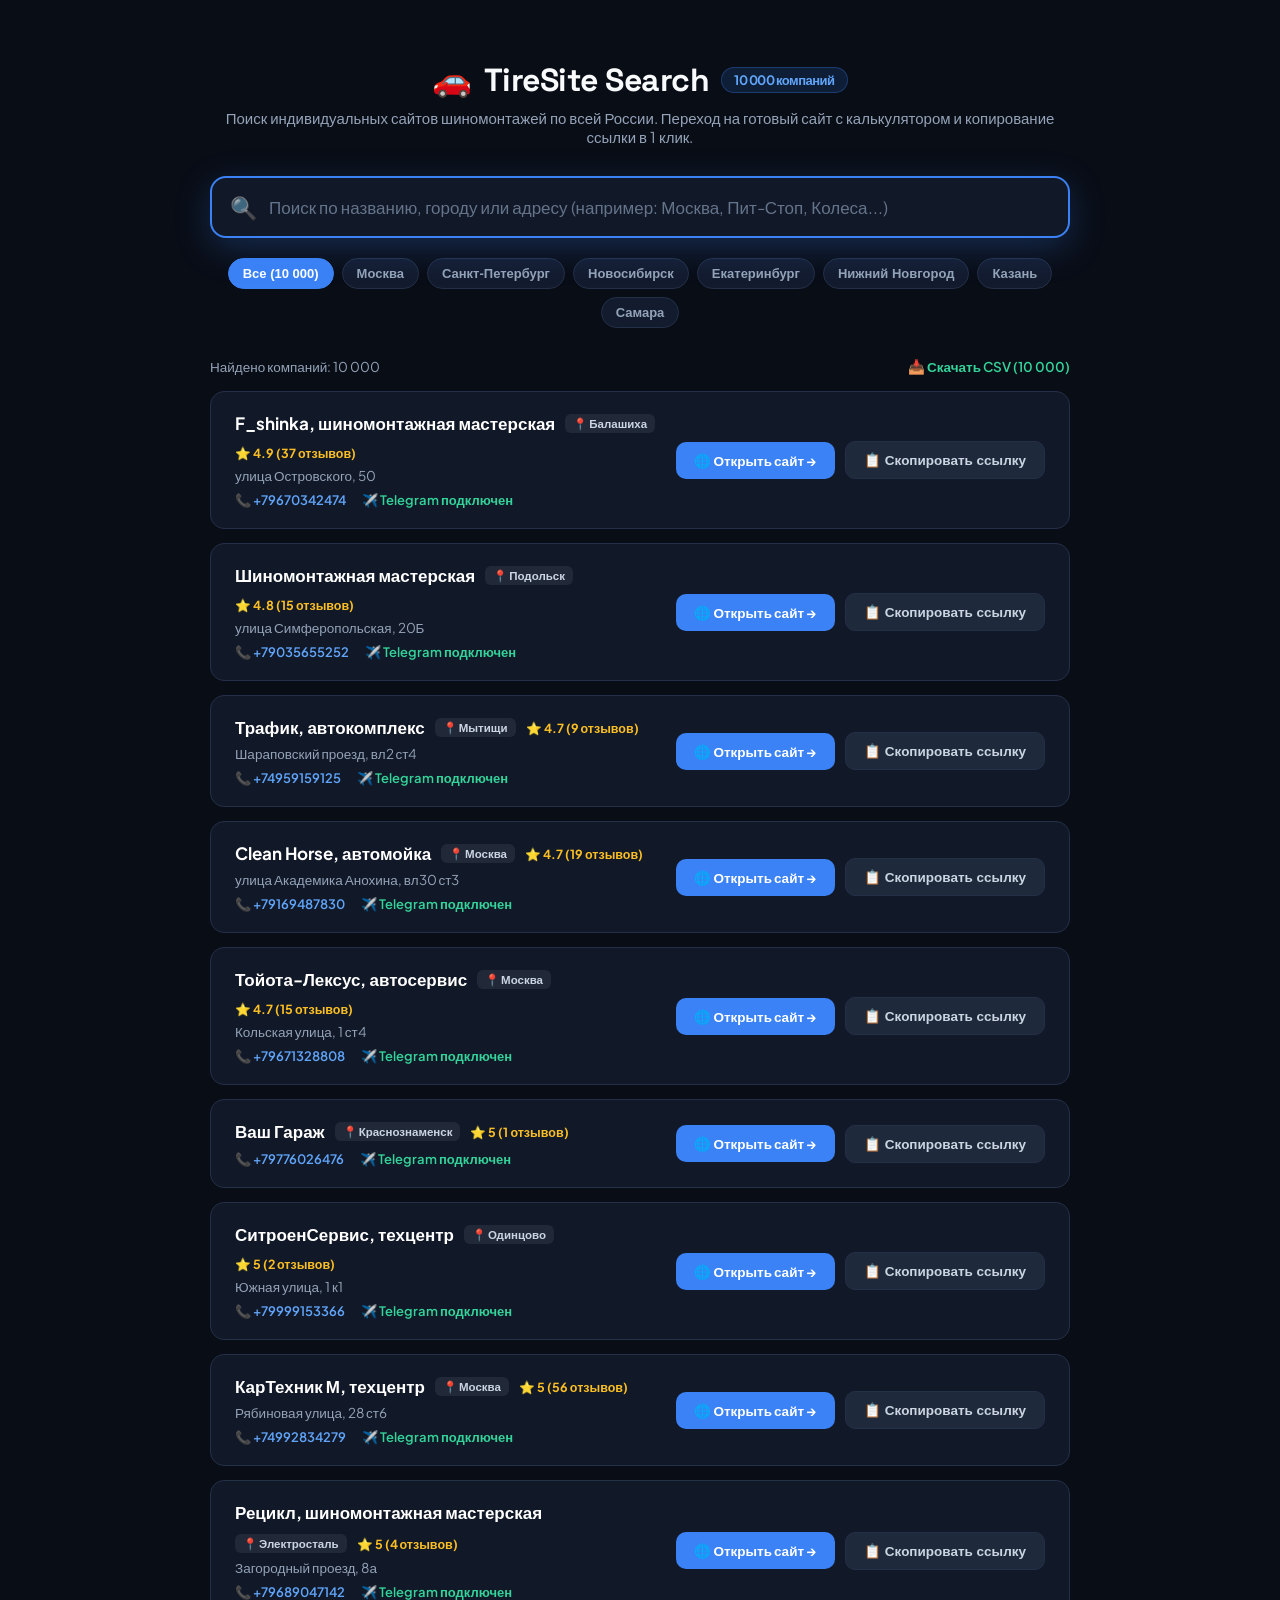
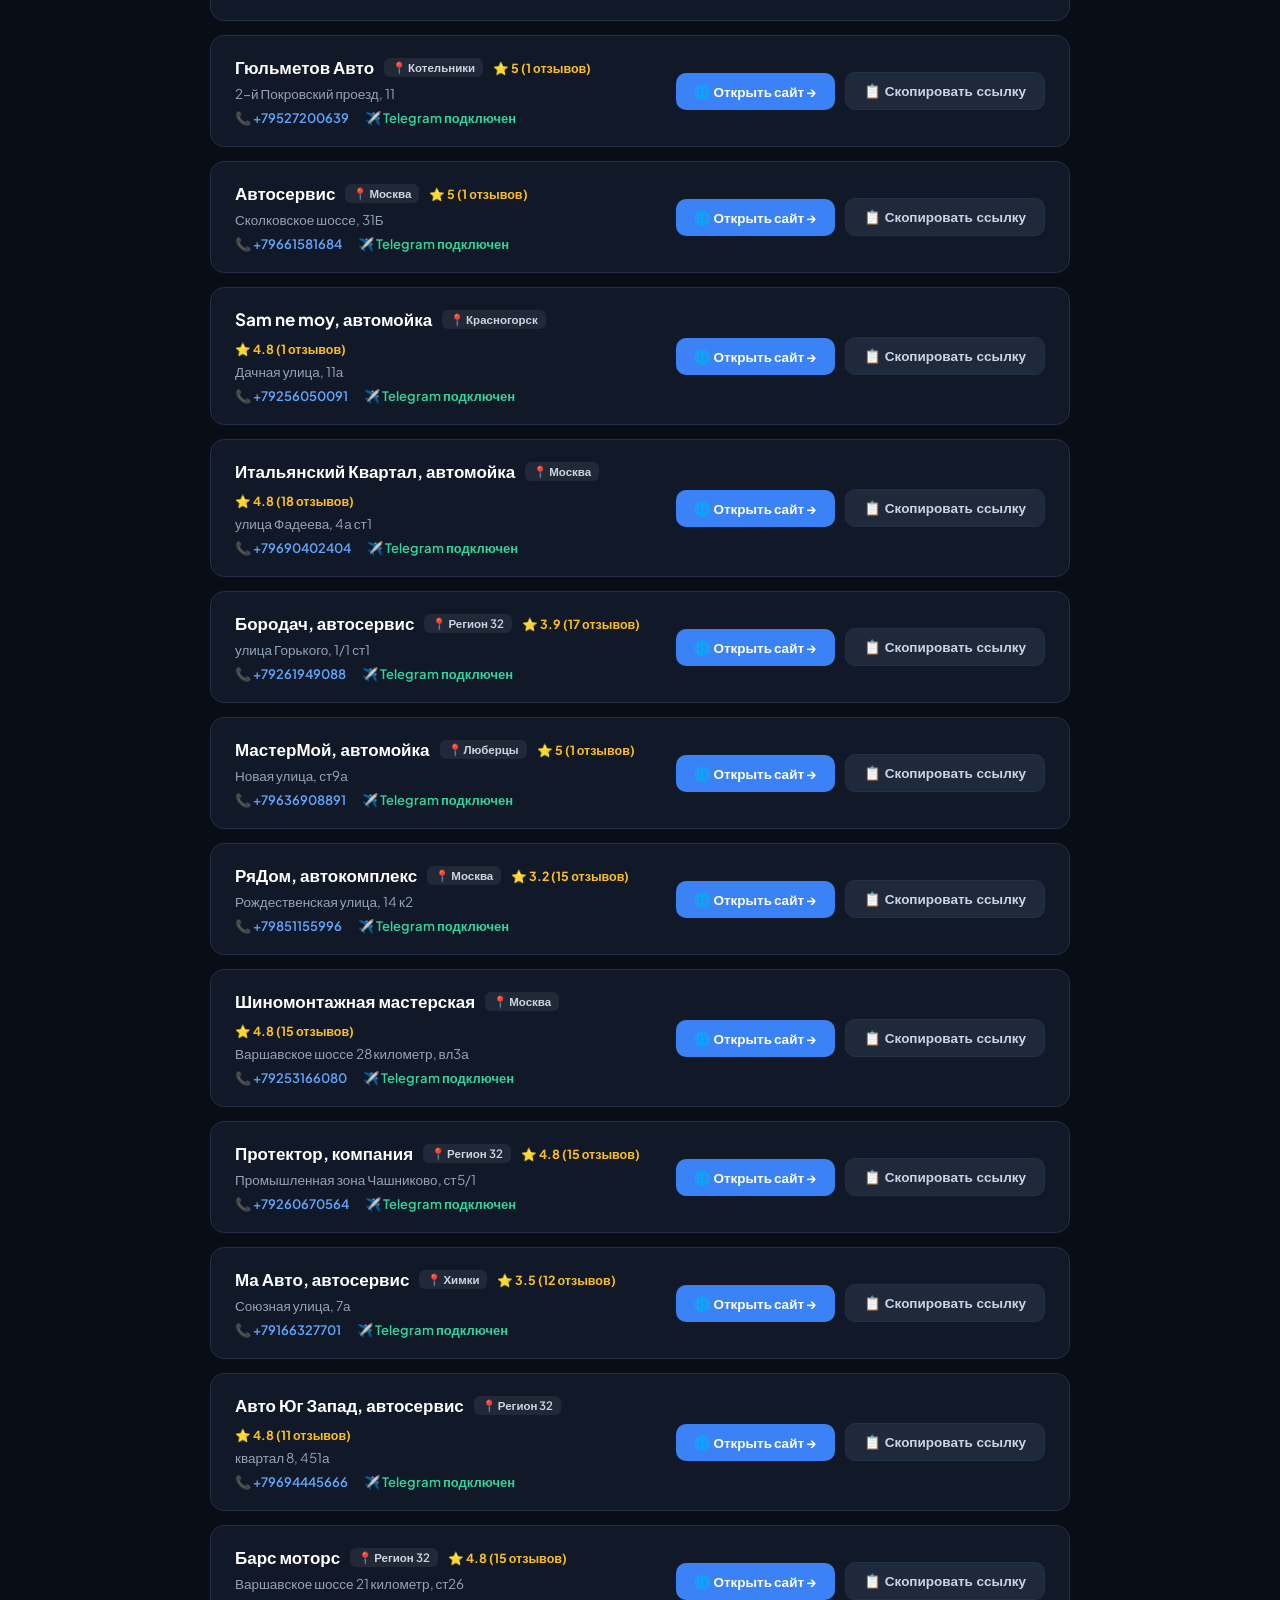
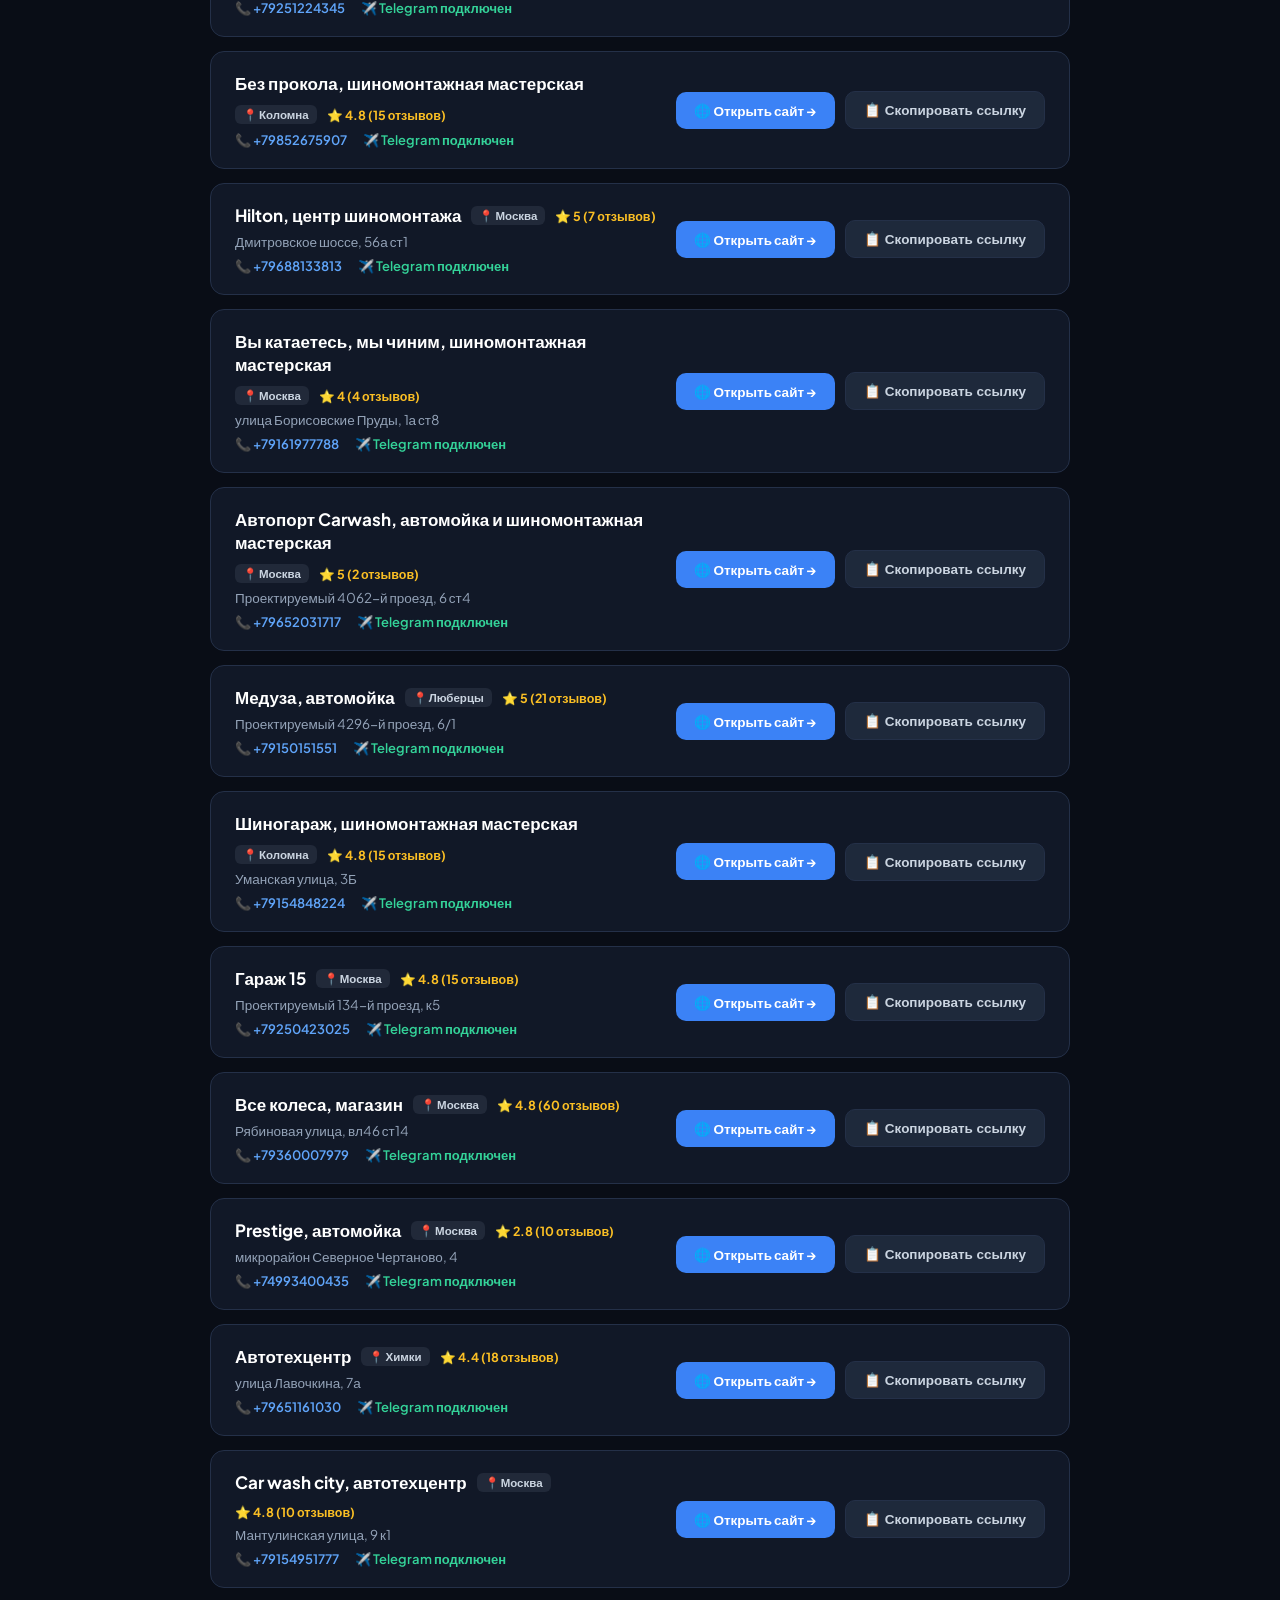
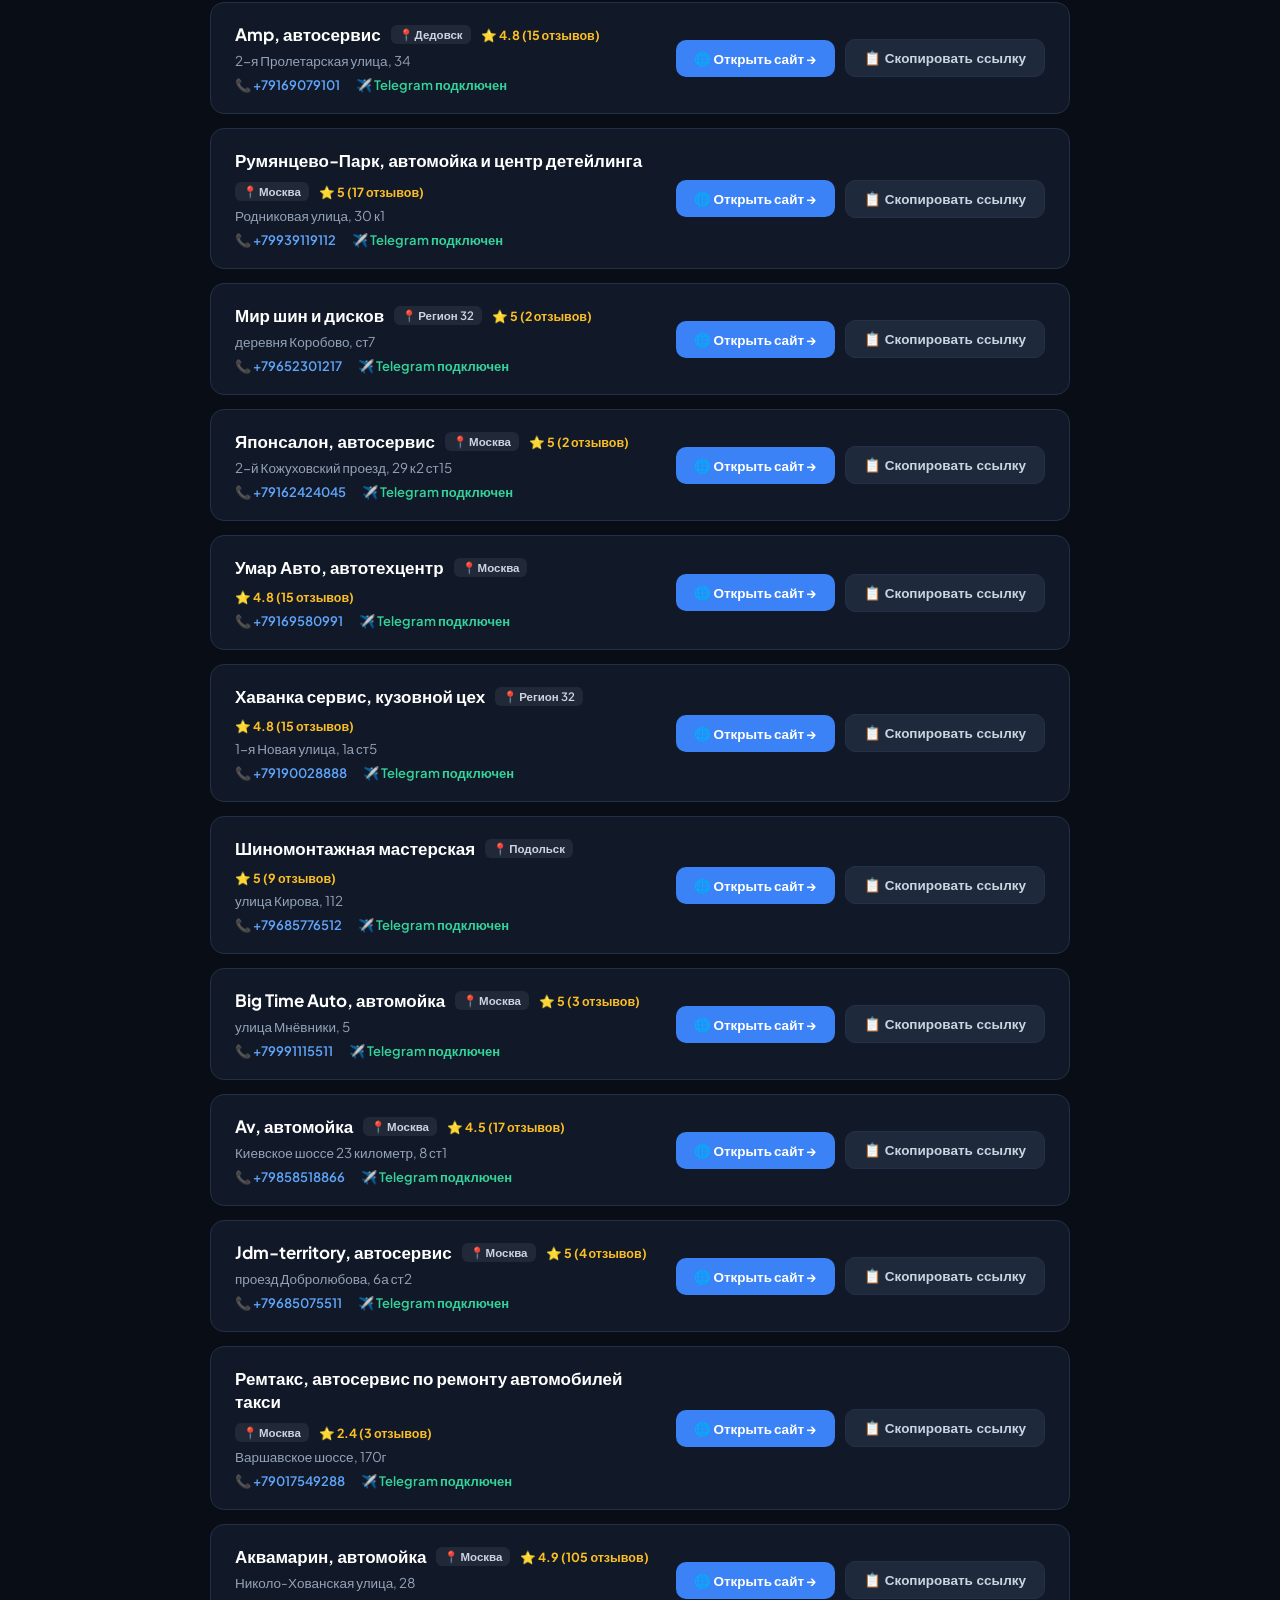
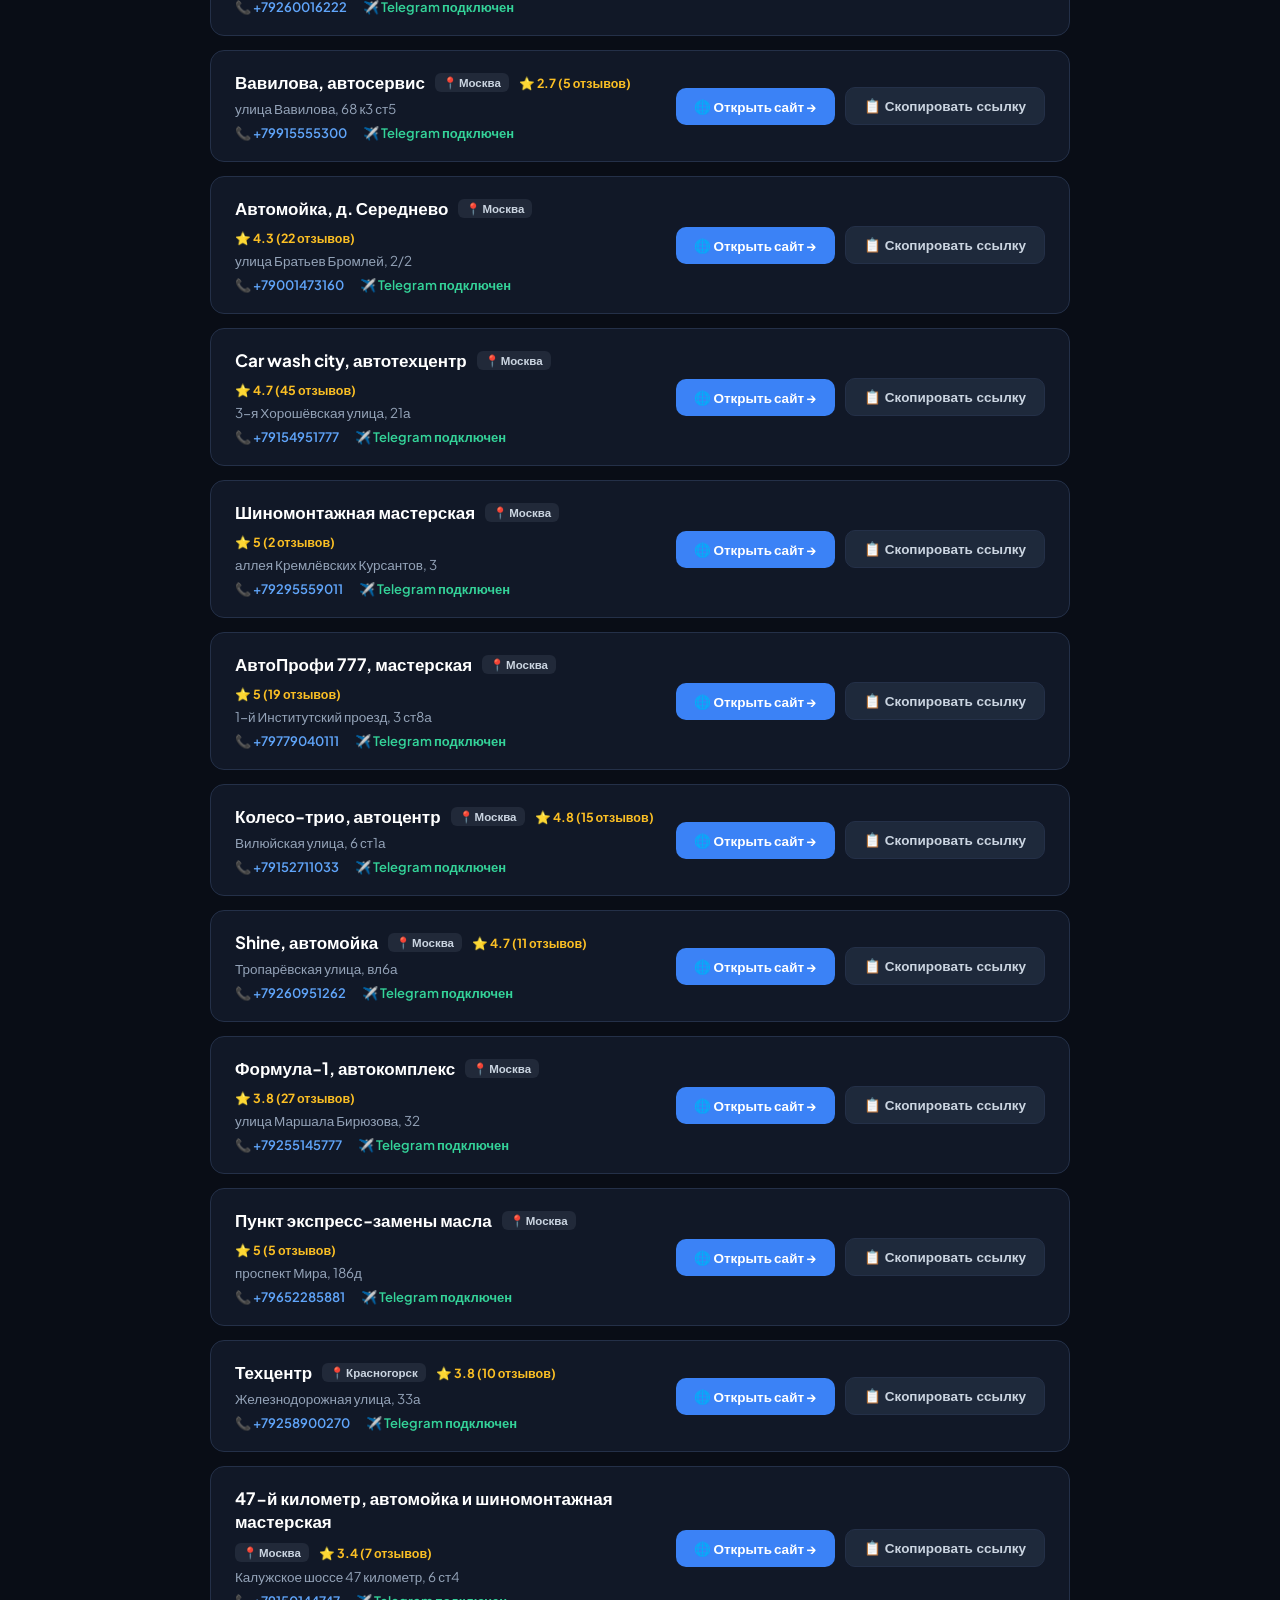
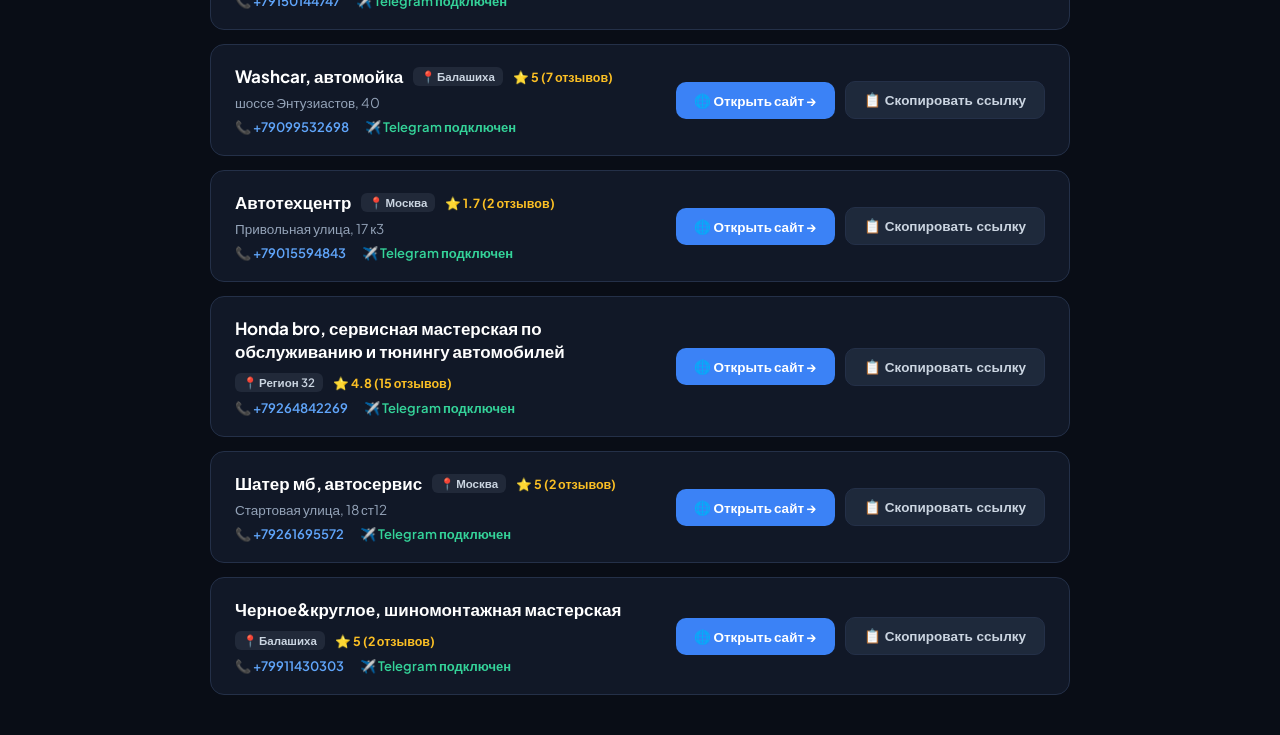
<file: index.html>
<!DOCTYPE html>
<html lang="ru">
<head>
  <meta charset="UTF-8">
  <meta name="viewport" content="width=device-width, initial-scale=1.0">
  <title>Поиск сайтов шиномонтажей — База 10 000 компаний</title>
  <meta name="description" content="Единый поиск персональных сайтов для 10 000 шиномонтажей по всей России. Быстрый переход на сайт компании и копирование ссылки в 1 клик.">
  <link rel="preconnect" href="https://fonts.googleapis.com">
  <link rel="preconnect" href="https://fonts.gstatic.com" crossorigin>
  <link href="https://fonts.googleapis.com/css2?family=Plus+Jakarta+Sans:wght@400;500;600;700;800&family=Space+Grotesk:wght@700;800&display=swap" rel="stylesheet">
  <style>
    :root {
      --bg: #090d16;
      --card-bg: #111827;
      --card-hover: #172033;
      --border: #243048;
      --primary: #3b82f6;
      --primary-hover: #2563eb;
      --accent: #10b981;
      --accent-hover: #059669;
      --text: #f9fafb;
      --text-muted: #94a3b8;
    }

    * { margin: 0; padding: 0; box-sizing: border-box; }
    body {
      font-family: 'Plus Jakarta Sans', sans-serif;
      background-color: var(--bg);
      color: var(--text);
      min-height: 100vh;
      display: flex;
      flex-direction: column;
    }

    /* Minimalist Centered Layout */
    .search-wrapper {
      flex: 1;
      max-width: 900px;
      width: 100%;
      margin: 0 auto;
      padding: 60px 20px 40px;
      display: flex;
      flex-direction: column;
      align-items: center;
    }

    .brand-header {
      text-align: center;
      margin-bottom: 30px;
    }

    .brand-logo {
      display: inline-flex;
      align-items: center;
      gap: 12px;
      font-family: 'Space Grotesk', sans-serif;
      font-size: 32px;
      font-weight: 800;
      letter-spacing: -0.5px;
      margin-bottom: 8px;
    }

    .brand-badge {
      background: rgba(59, 130, 246, 0.15);
      color: #60a5fa;
      font-size: 13px;
      padding: 4px 12px;
      border-radius: 20px;
      border: 1px solid rgba(59, 130, 246, 0.3);
      font-family: 'Plus Jakarta Sans', sans-serif;
      font-weight: 700;
    }

    .brand-desc {
      color: var(--text-muted);
      font-size: 15px;
    }

    /* Big Search Input */
    .search-container {
      width: 100%;
      position: relative;
      margin-bottom: 20px;
    }

    .search-bar-box {
      display: flex;
      align-items: center;
      background: var(--card-bg);
      border: 2px solid var(--border);
      border-radius: 16px;
      padding: 8px 18px;
      box-shadow: 0 10px 30px rgba(0, 0, 0, 0.4);
      transition: all 0.25s ease;
    }

    .search-bar-box:focus-within {
      border-color: var(--primary);
      box-shadow: 0 10px 35px rgba(59, 130, 246, 0.25);
    }

    .search-icon {
      font-size: 22px;
      margin-right: 12px;
      opacity: 0.7;
    }

    .search-input {
      width: 100%;
      background: transparent;
      border: none;
      color: #fff;
      font-size: 17px;
      font-family: inherit;
      padding: 10px 0;
      outline: none;
    }

    .search-input::placeholder {
      color: #64748b;
    }

    .clear-btn {
      background: #1e293b;
      border: none;
      color: #94a3b8;
      width: 28px;
      height: 28px;
      border-radius: 50%;
      cursor: pointer;
      font-size: 14px;
      display: none;
      align-items: center;
      justify-content: center;
    }

    .clear-btn.active { display: flex; }

    /* Quick Filter Chips */
    .chips-row {
      display: flex;
      gap: 8px;
      flex-wrap: wrap;
      justify-content: center;
      margin-bottom: 30px;
      width: 100%;
    }

    .chip {
      background: #131b2e;
      border: 1px solid var(--border);
      color: var(--text-muted);
      padding: 7px 14px;
      border-radius: 20px;
      font-size: 13px;
      font-weight: 600;
      cursor: pointer;
      transition: all 0.2s;
    }

    .chip:hover {
      border-color: var(--primary);
      color: #fff;
    }

    .chip.active {
      background: var(--primary);
      border-color: var(--primary);
      color: #fff;
    }

    /* Stats & Results Counter */
    .results-meta {
      width: 100%;
      display: flex;
      justify-content: space-between;
      align-items: center;
      margin-bottom: 16px;
      font-size: 13.5px;
      color: var(--text-muted);
    }

    .export-link {
      color: #34d399;
      font-weight: 600;
      text-decoration: none;
    }
    .export-link:hover { text-decoration: underline; }

    /* Results List */
    .results-list {
      width: 100%;
      display: flex;
      flex-direction: column;
      gap: 14px;
    }

    .result-card {
      background: var(--card-bg);
      border: 1px solid var(--border);
      border-radius: 14px;
      padding: 20px 24px;
      display: flex;
      justify-content: space-between;
      align-items: center;
      gap: 20px;
      transition: all 0.2s;
    }

    .result-card:hover {
      background: var(--card-hover);
      border-color: rgba(59, 130, 246, 0.4);
      transform: translateY(-2px);
      box-shadow: 0 8px 24px rgba(0, 0, 0, 0.3);
    }

    .res-info {
      flex: 1;
    }

    .res-header {
      display: flex;
      align-items: center;
      gap: 10px;
      margin-bottom: 6px;
      flex-wrap: wrap;
    }

    .res-title {
      font-size: 17px;
      font-weight: 700;
      color: #fff;
    }

    .res-city-badge {
      background: rgba(148, 163, 184, 0.12);
      color: #cbd5e1;
      font-size: 11.5px;
      padding: 2px 8px;
      border-radius: 6px;
      font-weight: 600;
    }

    .res-rating {
      color: #fbbf24;
      font-size: 12.5px;
      font-weight: 700;
      display: inline-flex;
      align-items: center;
      gap: 3px;
    }

    .res-addr {
      font-size: 13.5px;
      color: var(--text-muted);
      margin-bottom: 8px;
    }

    .res-contacts {
      display: flex;
      align-items: center;
      gap: 16px;
      font-size: 13px;
      flex-wrap: wrap;
    }

    .res-phone {
      color: #60a5fa;
      font-weight: 600;
      text-decoration: none;
    }

    .res-tg {
      display: inline-flex;
      align-items: center;
      gap: 5px;
      color: #34d399;
      font-weight: 600;
    }

    /* Actions */
    .res-actions {
      display: flex;
      align-items: center;
      gap: 10px;
      flex-shrink: 0;
    }

    .btn {
      display: inline-flex;
      align-items: center;
      gap: 6px;
      padding: 10px 18px;
      border-radius: 10px;
      font-weight: 700;
      font-size: 13.5px;
      cursor: pointer;
      text-decoration: none;
      transition: all 0.2s;
      border: none;
      white-space: nowrap;
    }

    .btn-site {
      background: var(--primary);
      color: #fff;
    }
    .btn-site:hover {
      background: var(--primary-hover);
      transform: translateY(-1px);
    }

    .btn-copy {
      background: #1e293b;
      color: #cbd5e1;
      border: 1px solid var(--border);
    }
    .btn-copy:hover {
      background: #334155;
      color: #fff;
    }

    .btn-copy.copied {
      background: #065f46;
      color: #34d399;
      border-color: #059669;
    }

    /* Loading state */
    .loading-state {
      text-align: center;
      padding: 40px;
      color: var(--text-muted);
      font-size: 15px;
    }

    /* Toast */
    .toast {
      position: fixed;
      bottom: 24px;
      right: 24px;
      background: #10b981;
      color: #022c22;
      padding: 14px 22px;
      border-radius: 10px;
      font-weight: 700;
      font-size: 14px;
      box-shadow: 0 10px 25px rgba(0, 0, 0, 0.5);
      transform: translateY(100px);
      opacity: 0;
      transition: all 0.3s ease;
      z-index: 9999;
    }

    .toast.show {
      transform: translateY(0);
      opacity: 1;
    }

    @media (max-width: 768px) {
      .result-card {
        flex-direction: column;
        align-items: stretch;
      }
      .res-actions {
        width: 100%;
      }
      .res-actions .btn {
        flex: 1;
        justify-content: center;
      }
    }
  </style>
</head>
<body>

  <div class="search-wrapper">
    <div class="brand-header">
      <div class="brand-logo">
        <span>🚗</span>
        <span>TireSite Search</span>
        <span class="brand-badge">10 000 компаний</span>
      </div>
      <p class="brand-desc">
        Поиск индивидуальных сайтов шиномонтажей по всей России. Переход на готовый сайт с калькулятором и копирование ссылки в 1 клик.
      </p>
    </div>

    <!-- Big Search Input -->
    <div class="search-container">
      <div class="search-bar-box">
        <span class="search-icon">🔍</span>
        <input 
          type="text" 
          id="searchInput" 
          class="search-input" 
          placeholder="Поиск по названию, городу или адресу (например: Москва, Пит-Стоп, Колеса...)"
          autofocus
        >
        <button id="clearBtn" class="clear-btn">✕</button>
      </div>
    </div>

    <!-- City Filter Chips -->
    <div class="chips-row">
      <button class="chip active" data-city="all">Все (10 000)</button>
      <button class="chip" data-city="Москва">Москва</button>
      <button class="chip" data-city="Санкт-Петербург">Санкт-Петербург</button>
      <button class="chip" data-city="Новосибирск">Новосибирск</button>
      <button class="chip" data-city="Екатеринбург">Екатеринбург</button>
      <button class="chip" data-city="Нижний Новгород">Нижний Новгород</button>
      <button class="chip" data-city="Казань">Казань</button>
      <button class="chip" data-city="Самара">Самара</button>
    </div>

    <!-- Meta row -->
    <div class="results-meta">
      <div id="resultsCount">Загрузка базы 10 000 компаний...</div>
      <a href="shinomontazh_10000.csv" download class="export-link">📥 Скачать CSV (10 000)</a>
    </div>

    <!-- Results list -->
    <div id="resultsList" class="results-list">
      <div class="loading-state">⏳ Инициализация поискового индекса 10 000 компаний...</div>
    </div>
  </div>

  <!-- Toast Notification -->
  <div id="toast" class="toast">✓ Ссылка на сайт компании скопирована!</div>

  <script>
    let allItems = [];
    let currentCity = 'all';
    let searchQuery = '';

    const searchInput = document.getElementById('searchInput');
    const clearBtn = document.getElementById('clearBtn');
    const resultsList = document.getElementById('resultsList');
    const resultsCount = document.getElementById('resultsCount');
    const chips = document.querySelectorAll('.chip');
    const toast = document.getElementById('toast');

    // Base URL for links
    const baseUrl = window.location.origin + window.location.pathname.replace(/\/index\.html$/, '').replace(/\/$/, '') + '/site/?id=';

    // Fetch Search Index
    fetch('search_index.json')
      .then(res => res.json())
      .then(data => {
        allItems = data;
        renderResults();
      })
      .catch(err => {
        resultsList.innerHTML = '<div class="loading-state">Ошибка загрузки базы. Пожалуйста, обновите страницу.</div>';
      });

    function showToast(text) {
      toast.textContent = text || '✓ Ссылка скопирована!';
      toast.classList.add('show');
      setTimeout(() => toast.classList.remove('show'), 2500);
    }

    function copyLink(id, btn) {
      const url = baseUrl + id;
      navigator.clipboard.writeText(url).then(() => {
        btn.classList.add('copied');
        btn.textContent = '✓ Скопировано';
        showToast('✓ Ссылка на сайт компании скопирована в буфер!');
        setTimeout(() => {
          btn.classList.remove('copied');
          btn.textContent = '📋 Скопировать ссылку';
        }, 2000);
      });
    }

    function renderResults() {
      if (!allItems.length) return;

      const q = searchQuery.toLowerCase();
      let matched = [];

      for (let i = 0; i < allItems.length; i++) {
        const item = allItems[i];

        // City filter
        if (currentCity !== 'all' && item.c !== currentCity) {
          continue;
        }

        // Text search
        if (q) {
          const matchName = item.n.toLowerCase().includes(q);
          const matchAddr = item.a.toLowerCase().includes(q);
          const matchCity = item.c.toLowerCase().includes(q);
          const matchPhone = item.p.toLowerCase().includes(q);
          if (!matchName && !matchAddr && !matchCity && !matchPhone) continue;
        }

        matched.push(item);
        if (matched.length >= 60) break; // Display top 60 for instant fluid performance
      }

      resultsCount.textContent = `Найдено компаний: ${q || currentCity !== 'all' ? matched.length : allItems.length.toLocaleString('ru-RU')}`;

      if (matched.length === 0) {
        resultsList.innerHTML = '<div class="loading-state">Ничего не найдено по вашему запросу. Попробуйте изменить параметры поиска.</div>';
        return;
      }

      resultsList.innerHTML = matched.map(it => {
        const siteUrl = `site/?id=${it.i}`;
        return `
          <div class="result-card">
            <div class="res-info">
              <div class="res-header">
                <span class="res-title">${it.n}</span>
                <span class="res-city-badge">📍 ${it.c}</span>
                <span class="res-rating">⭐ ${it.r} (${it.rc} отзывов)</span>
              </div>
              <div class="res-addr">${it.a}</div>
              <div class="res-contacts">
                <a href="tel:${it.p}" class="res-phone">📞 ${it.p}</a>
                <span class="res-tg">✈️ Telegram подключен</span>
              </div>
            </div>
            <div class="res-actions">
              <a href="${siteUrl}" target="_blank" class="btn btn-site">🌐 Открыть сайт →</a>
              <button class="btn btn-copy" onclick="copyLink('${it.i}', this)">📋 Скопировать ссылку</button>
            </div>
          </div>
        `;
      }).join('');
    }

    searchInput.addEventListener('input', e => {
      searchQuery = e.target.value.trim();
      clearBtn.classList.toggle('active', searchQuery.length > 0);
      renderResults();
    });

    clearBtn.addEventListener('click', () => {
      searchInput.value = '';
      searchQuery = '';
      clearBtn.classList.remove('active');
      searchInput.focus();
      renderResults();
    });

    chips.forEach(chip => {
      chip.addEventListener('click', () => {
        chips.forEach(c => c.classList.remove('active'));
        chip.classList.add('active');
        currentCity = chip.dataset.city;
        renderResults();
      });
    });
  </script>
</body>
</html>
</file>
